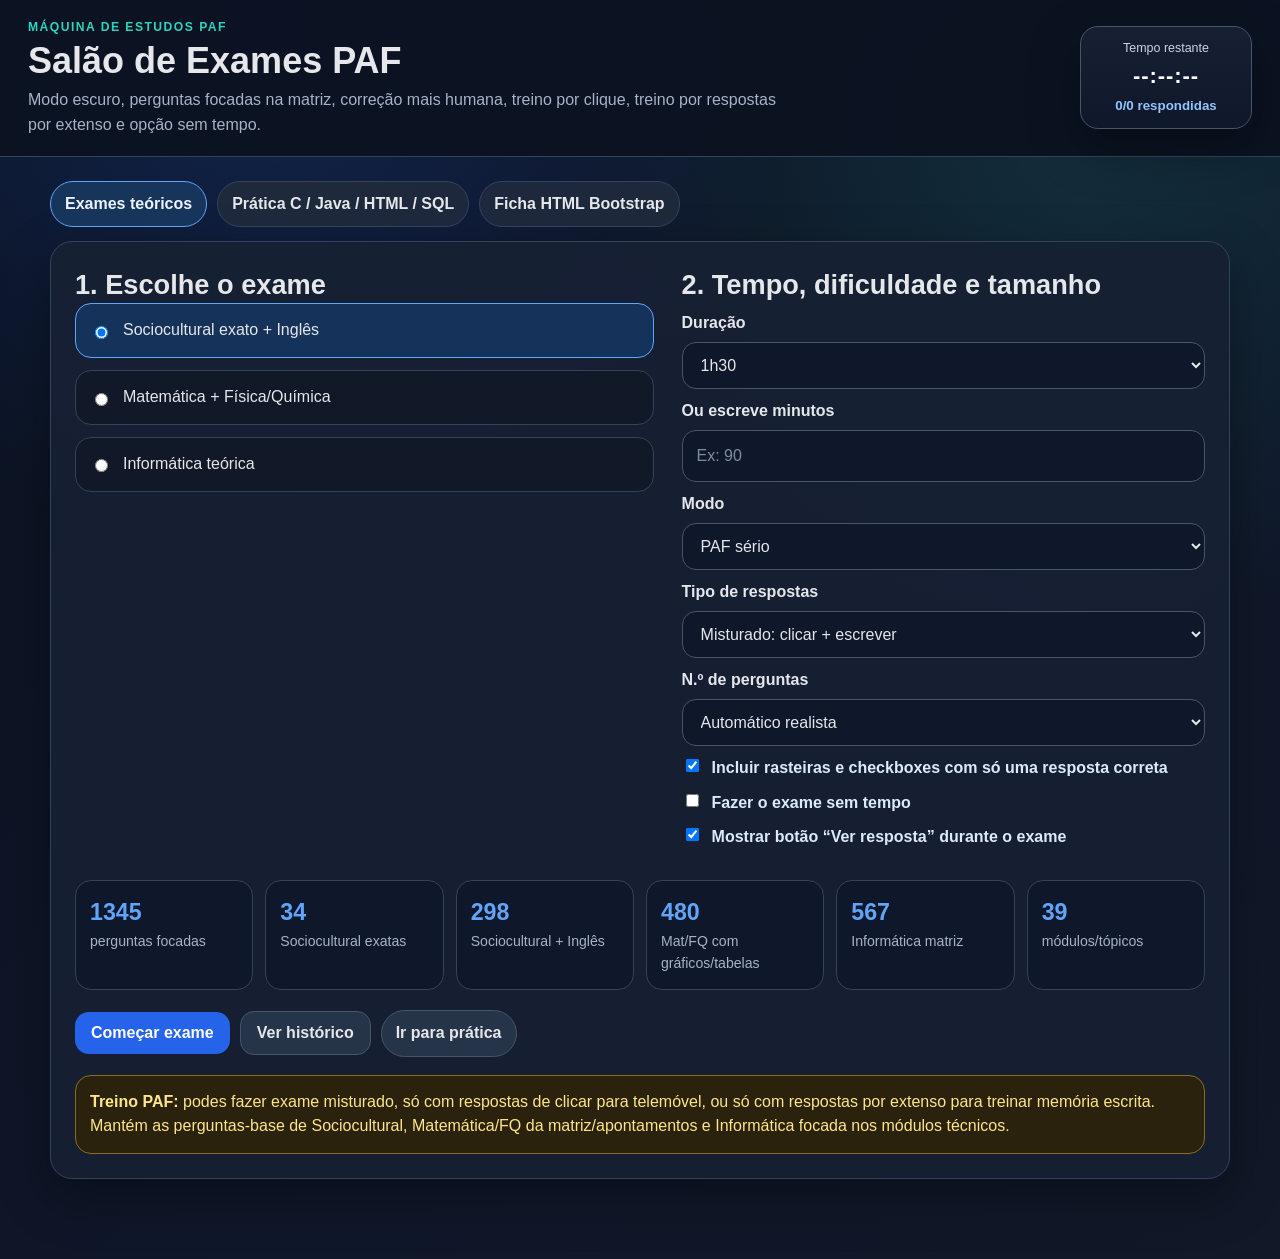
<file: index.html>
<!DOCTYPE html>
<html lang="pt">
<head>
  <meta charset="UTF-8">
  <meta name="viewport" content="width=device-width, initial-scale=1.0">
  <title>Salão de Exames PAF</title>
  <link rel="stylesheet" href="style.css">
</head>
<body>
  <header class="topbar">
    <div class="topbar-text">
      <p class="eyebrow">Máquina de Estudos PAF</p>
      <h1>Salão de Exames PAF</h1>
      <p class="subtitle">Modo escuro, perguntas focadas na matriz, correção mais humana, treino por clique, treino por respostas por extenso e opção sem tempo.</p>
    </div>
    <div class="timer-card" id="timerCard" aria-live="polite">
      <span>Tempo restante</span>
      <strong id="timer">--:--:--</strong>
      <small id="timerProgress">0/0 respondidas</small>
    </div>
  </header>

  <main>
    <nav class="quick-nav" aria-label="Navegação principal">
      <a href="index.html" class="active">Exames teóricos</a>
      <a href="pratica.html">Prática C / Java / HTML / SQL</a>
      <a href="fichas/HTML_BOOTSTRAP_BASE/index.html">Ficha HTML Bootstrap</a>
    </nav>

    <section id="setup" class="panel setup-panel">
      <div class="setup-grid">
        <div>
          <h2>1. Escolhe o exame</h2>
          <div class="exam-options">
            <label class="exam-choice"><input type="radio" name="area" value="socio" checked><span>Sociocultural exato + Inglês</span></label>
            <label class="exam-choice"><input type="radio" name="area" value="mfc"><span>Matemática + Física/Química</span></label>
            <label class="exam-choice"><input type="radio" name="area" value="info"><span>Informática teórica</span></label>
          </div>
        </div>
        <div>
          <h2>2. Tempo, dificuldade e tamanho</h2>
          <div class="form-row">
            <label for="duration">Duração</label>
            <select id="duration">
              <option value="60">1h</option>
              <option value="90" selected>1h30</option>
              <option value="120">2h</option>
              <option value="180">3h</option>
              <option value="240">4h</option>
            </select>
          </div>
          <div class="form-row">
            <label for="customDuration">Ou escreve minutos</label>
            <input id="customDuration" type="number" min="15" max="360" placeholder="Ex: 90">
          </div>
          <div class="form-row">
            <label for="difficultyMode">Modo</label>
            <select id="difficultyMode">
              <option value="normal">Normal</option>
              <option value="serio" selected>PAF sério</option>
              <option value="vinte">20/20 - difícil</option>
            </select>
          </div>

          <div class="form-row">
            <label for="answerMode">Tipo de respostas</label>
            <select id="answerMode">
              <option value="mixed" selected>Misturado: clicar + escrever</option>
              <option value="click">Só clicar: escolhas múltiplas/checkboxes</option>
              <option value="written">Só por extenso: escrever tudo</option>
            </select>
          </div>
          <div class="form-row">
            <label for="questionCountMode">N.º de perguntas</label>
            <select id="questionCountMode">
              <option value="auto" selected>Automático realista</option>
              <option value="20">20 perguntas</option>
              <option value="30">30 perguntas</option>
              <option value="40">40 perguntas</option>
              <option value="50">50 perguntas</option>
              <option value="60">60 perguntas</option>
              <option value="80">80 perguntas só para treino longo</option>
              <option value="100">100 perguntas treino extremo</option>
            </select>
          </div>
          <label class="checkline"><input type="checkbox" id="includeTraps" checked> Incluir rasteiras e checkboxes com só uma resposta correta</label>
          <label class="checkline"><input type="checkbox" id="noTimeMode"> Fazer o exame sem tempo</label>
          <label class="checkline"><input type="checkbox" id="showAnswersAllowed" checked> Mostrar botão “Ver resposta” durante o exame</label>
        </div>
      </div>
      <div class="stats" id="bankStats"></div>
      <div class="actions">
        <button id="startBtn" class="primary">Começar exame</button>
        <button id="historyBtn" class="secondary">Ver histórico</button>
        <a class="secondary link-button" href="pratica.html">Ir para prática</a>
      </div>
      <div class="notice"><strong>Treino PAF:</strong> podes fazer exame misturado, só com respostas de clicar para telemóvel, ou só com respostas por extenso para treinar memória escrita. Mantém as perguntas-base de Sociocultural, Matemática/FQ da matriz/apontamentos e Informática focada nos módulos técnicos.</div>
    </section>

    <section id="exam" class="panel hidden">
      <div class="exam-header">
        <div>
          <p class="eyebrow" id="examLabel">Exame</p>
          <h2 id="examTitle"></h2>
          <p id="examMeta"></p>
        </div>
        <div class="progress-wrap">
          <span id="progressText">0/0 respondidas</span>
          <div class="progress-bar"><div id="progressFill"></div></div>
        </div>
      </div>
      <form id="questionsForm" class="questions"></form>
      <div class="floating-actions">
        <button id="finishBtn" type="button" class="primary danger">Terminar e corrigir</button>
        <button id="exitBtn" type="button" class="secondary danger-soft">Sair do exame</button>
        <button id="backToTopBtn" type="button" class="secondary">Ir para cima</button>
      </div>
    </section>

    <section id="results" class="panel hidden"></section>
    <section id="history" class="panel hidden"></section>
  </main>

  <template id="questionTemplate">
    <article class="question-card">
      <div class="q-head">
        <div><span class="module"></span><h3></h3></div>
        <span class="badge"></span>
      </div>
      <div class="prompt"></div>
      <div class="question-extra"></div>
      <div class="answer-zone"></div>
    </article>
  </template>

  <script src="question-bank.js"></script>
  <script src="app.js"></script>
</body>
</html>
</file>
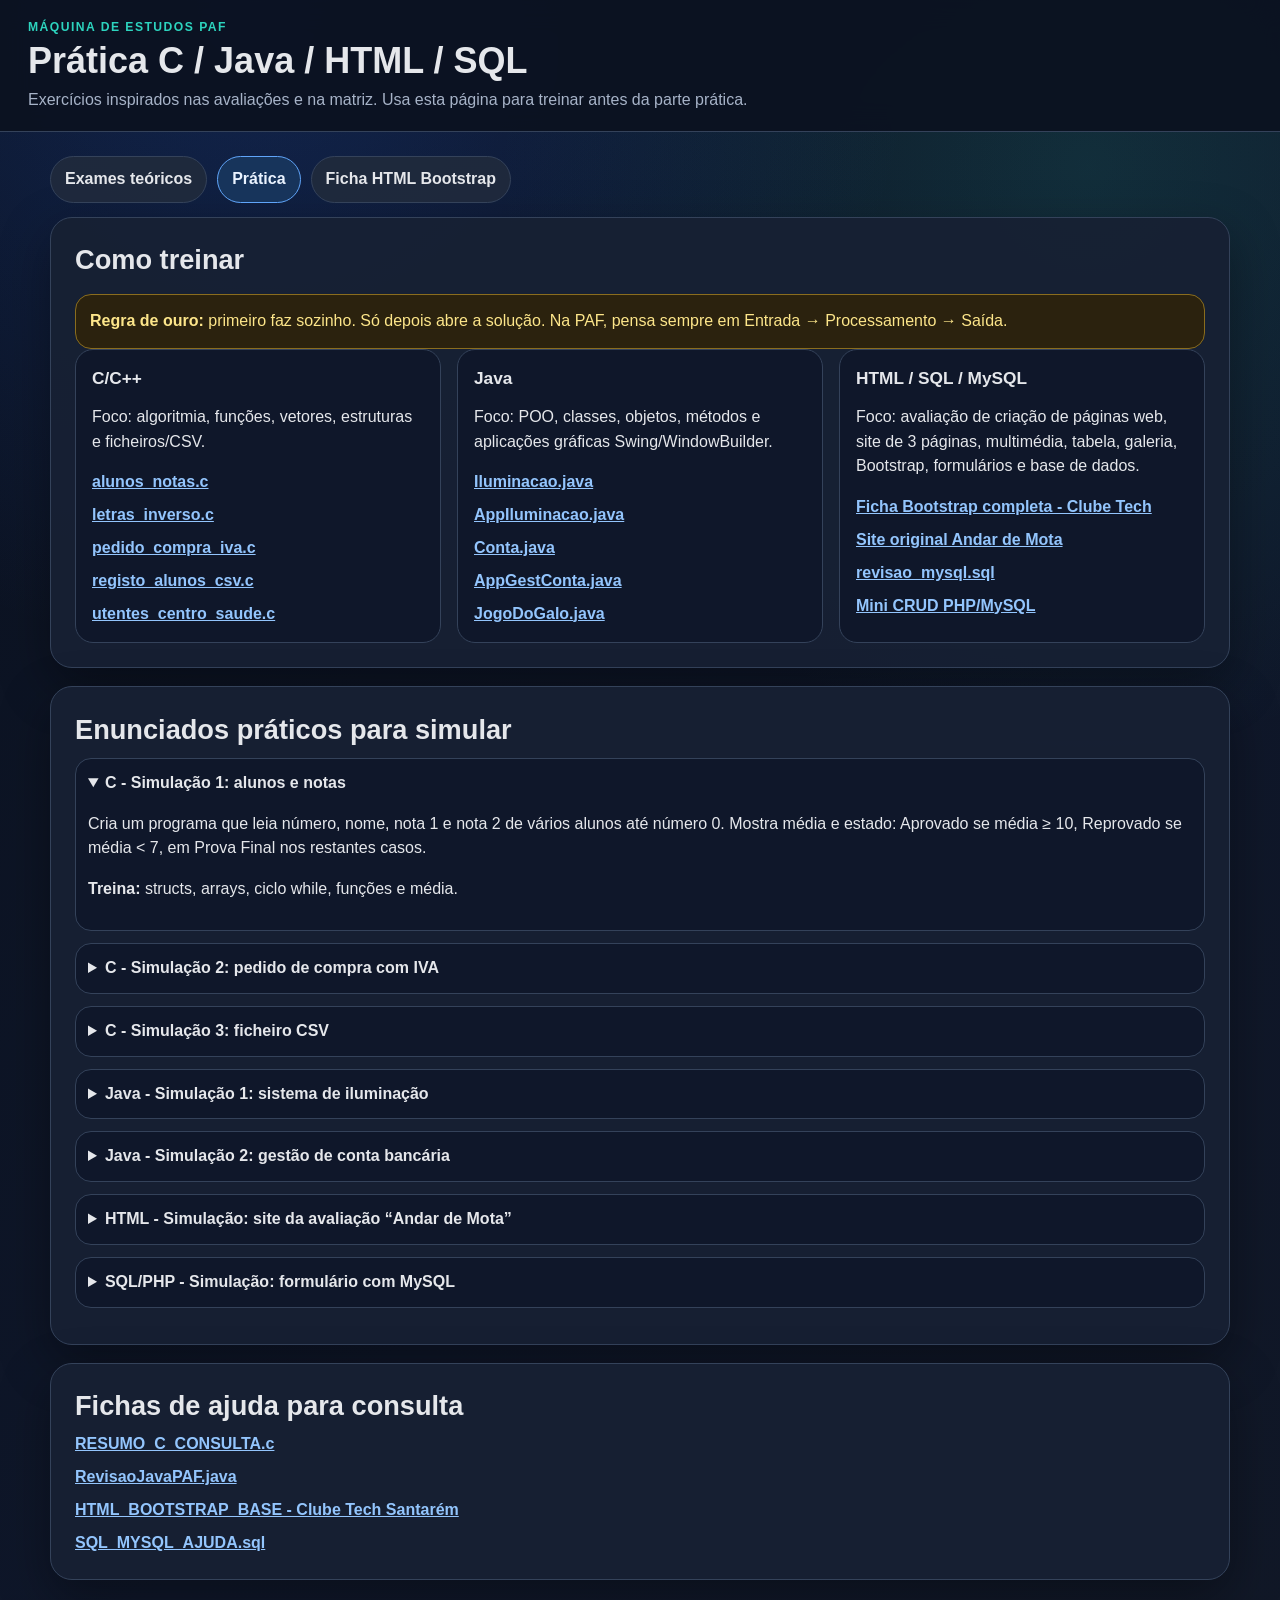
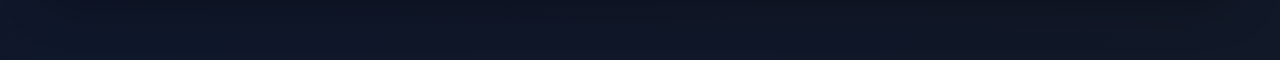
<file: pratica.html>
<!DOCTYPE html>
<html lang="pt">
<head><meta charset="UTF-8"><meta name="viewport" content="width=device-width, initial-scale=1.0"><title>Prática PAF - C / Java / HTML / SQL</title><link rel="stylesheet" href="style.css"></head>
<body>
<header class="topbar"><div><p class="eyebrow">Máquina de Estudos PAF</p><h1>Prática C / Java / HTML / SQL</h1><p class="subtitle">Exercícios inspirados nas avaliações e na matriz. Usa esta página para treinar antes da parte prática.</p></div></header>
<main>
<nav class="quick-nav"><a href="index.html">Exames teóricos</a><a href="pratica.html" class="active">Prática</a><a href="fichas/HTML_BOOTSTRAP_BASE/index.html">Ficha HTML Bootstrap</a></nav>
<section class="panel">
<h2>Como treinar</h2>
<div class="notice"><strong>Regra de ouro:</strong> primeiro faz sozinho. Só depois abre a solução. Na PAF, pensa sempre em Entrada → Processamento → Saída.</div>
<div class="practice-grid">
<div class="practice-card"><h3>C/C++</h3><p>Foco: algoritmia, funções, vetores, estruturas e ficheiros/CSV.</p><div class="file-list"><a href="pratica/c/alunos_notas.c">alunos_notas.c</a><a href="pratica/c/letras_inverso.c">letras_inverso.c</a><a href="pratica/c/pedido_compra_iva.c">pedido_compra_iva.c</a><a href="pratica/c/registo_alunos_csv.c">registo_alunos_csv.c</a><a href="pratica/c/utentes_centro_saude.c">utentes_centro_saude.c</a></div></div>
<div class="practice-card"><h3>Java</h3><p>Foco: POO, classes, objetos, métodos e aplicações gráficas Swing/WindowBuilder.</p><div class="file-list"><a href="pratica/java/Iluminacao.java">Iluminacao.java</a><a href="pratica/java/AppIluminacao.java">AppIluminacao.java</a><a href="pratica/java/Conta.java">Conta.java</a><a href="pratica/java/AppGestConta.java">AppGestConta.java</a><a href="pratica/java/JogoDoGalo.java">JogoDoGalo.java</a></div></div>
<div class="practice-card"><h3>HTML / SQL / MySQL</h3><p>Foco: avaliação de criação de páginas web, site de 3 páginas, multimédia, tabela, galeria, Bootstrap, formulários e base de dados.</p><div class="file-list"><a href="fichas/HTML_BOOTSTRAP_BASE/index.html">Ficha Bootstrap completa - Clube Tech</a><a href="pratica/html_site_goncalo_original/index.html">Site original Andar de Mota</a><a href="pratica/html_sql/revisao_mysql.sql">revisao_mysql.sql</a><a href="pratica/html_sql/php_mysql_mini_crud/index.php">Mini CRUD PHP/MySQL</a></div></div>
</div>
</section>
<section class="panel" style="margin-top:18px"><h2>Enunciados práticos para simular</h2>
<details open><summary>C - Simulação 1: alunos e notas</summary><p>Cria um programa que leia número, nome, nota 1 e nota 2 de vários alunos até número 0. Mostra média e estado: Aprovado se média ≥ 10, Reprovado se média &lt; 7, em Prova Final nos restantes casos.</p><p><strong>Treina:</strong> structs, arrays, ciclo while, funções e média.</p></details>
<details><summary>C - Simulação 2: pedido de compra com IVA</summary><p>Lê produtos de um pedido até código 0. Cada produto tem código, nome, preço unitário e quantidade. Mostra subtotal e total com IVA de 23%.</p><p><strong>Treina:</strong> estruturas, acumuladores, funções e formatação.</p></details>
<details><summary>C - Simulação 3: ficheiro CSV</summary><p>Regista alunos num ficheiro CSV com matrícula, nome, código de curso e saldo. Depois lê o ficheiro e mostra maior saldo, menor saldo e média.</p><p><strong>Treina:</strong> FILE, fopen, fprintf, fscanf, fclose e structs.</p></details>
<details><summary>Java - Simulação 1: sistema de iluminação</summary><p>Cria a classe Iluminacao com turnOn(), turnOff() e mostraEstado(). A aplicação AppIluminacao deve ter janela com 6 divisões e botões para ligar/desligar.</p><p><strong>Treina:</strong> classe, objetos, arrays, Swing e ActionListener.</p></details>
<details><summary>Java - Simulação 2: gestão de conta bancária</summary><p>Cria Conta com inserir(), depositar(), levantar(), verificarSaldo() e mostrar(). A janela deve criar conta e permitir movimentos.</p><p><strong>Treina:</strong> POO, validação, try/catch, separação classe lógica / classe janela.</p></details>
<details><summary>HTML - Simulação: site da avaliação “Andar de Mota”</summary><p>Cria um site com pelo menos três páginas: Início, Galeria e Tabela. Deve ter menu de navegação, galeria de imagens com legendas, uma tabela, um vídeo, um áudio e texto claro. Usa Bootstrap para estilos e não uses JavaScript personalizado.</p><p><strong>Consulta:</strong> abre a ficha Bootstrap baseada no teu site e confirma que cumpre: 3 páginas, vídeo, áudio, tabela, galeria, navegação e Bootstrap.</p></details>
<details><summary>SQL/PHP - Simulação: formulário com MySQL</summary><p>Cria base de dados, tabela, formulário HTML/PHP para inserir dados e página para listar registos. Usa validação simples e prepared statements.</p></details>
</section>
<section class="panel" style="margin-top:18px"><h2>Fichas de ajuda para consulta</h2><div class="file-list"><a href="fichas/RESUMO_C_CONSULTA.c">RESUMO_C_CONSULTA.c</a><a href="fichas/RevisaoJavaPAF.java">RevisaoJavaPAF.java</a><a href="fichas/HTML_BOOTSTRAP_BASE/index.html">HTML_BOOTSTRAP_BASE - Clube Tech Santarém</a><a href="fichas/SQL_MYSQL_AJUDA.sql">SQL_MYSQL_AJUDA.sql</a></div></section>
</main>
</body></html>
</file>
<file: style.css>
:root{
  --bg:#0b1220;
  --bg2:#111827;
  --panel:#172033;
  --panel2:#1f2a3d;
  --option:#111827;
  --option-hover:#1d2b45;
  --ink:#e5e7eb;
  --muted:#a7b3c8;
  --brand:#60a5fa;
  --brand-dark:#2563eb;
  --brand2:#2dd4bf;
  --danger:#fb7185;
  --danger-bg:#3f1721;
  --ok:#34d399;
  --warn:#fbbf24;
  --line:#34425a;
  --line2:#475569;
  --shadow:0 18px 50px rgba(0,0,0,.35);
  --radius:22px;
}
*{box-sizing:border-box}
html{scroll-behavior:smooth}
body{
  margin:0;
  font-family:Arial,Helvetica,sans-serif;
  background:
    radial-gradient(circle at 20% 0%, rgba(37,99,235,.22), transparent 34%),
    radial-gradient(circle at 85% 10%, rgba(45,212,191,.13), transparent 32%),
    linear-gradient(135deg,var(--bg),#0f172a 60%,#111827);
  color:var(--ink);
  line-height:1.55;
  min-height:100vh;
}
body.exam-running .quick-nav{display:none}
.topbar{
  position:sticky;top:0;z-index:30;
  display:flex;gap:18px;justify-content:space-between;align-items:center;
  padding:18px 28px;
  background:rgba(11,18,32,.92);
  backdrop-filter:blur(14px);
  border-bottom:1px solid var(--line);
}
.topbar-text{min-width:0}
h1,h2,h3{margin:.15rem 0;line-height:1.18}
h1{font-size:clamp(1.55rem,3vw,2.25rem)}
h2{font-size:clamp(1.25rem,2.4vw,1.7rem)}
h3{font-size:1.08rem}
.eyebrow{text-transform:uppercase;letter-spacing:.12em;font-weight:800;color:var(--brand2);font-size:.76rem;margin:0 0 .2rem}
.subtitle{color:var(--muted);max-width:760px;margin:.35rem 0 0}.timer-card{
  min-width:172px;text-align:center;
  background:linear-gradient(180deg,#172033,#0f172a);
  color:white;border:1px solid var(--line2);border-radius:18px;padding:12px 16px;box-shadow:var(--shadow)
}
.timer-card span{display:block;font-size:.78rem;color:#cbd5e1}.timer-card strong{display:block;font-size:1.38rem;letter-spacing:.04em}.timer-card small{display:block;margin-top:3px;color:#93c5fd;font-weight:800}.timer-card.warning{background:linear-gradient(180deg,#5f3b12,#281707)}.timer-card.danger{background:linear-gradient(180deg,#5b1520,#26070c)}
main{width:min(1180px,94vw);margin:24px auto 80px}.quick-nav{display:flex;flex-wrap:wrap;gap:10px;margin-bottom:14px}.quick-nav a,.link-button{display:inline-flex;align-items:center;text-decoration:none;color:var(--ink);background:rgba(31,42,61,.95);border:1px solid var(--line);padding:10px 14px;border-radius:999px;font-weight:800}.quick-nav a.active,.quick-nav a:hover{background:#17345b;border-color:#60a5fa;color:#eaf3ff}.panel{background:rgba(23,32,51,.94);border:1px solid var(--line);border-radius:var(--radius);padding:24px;box-shadow:var(--shadow)}.setup-grid{display:grid;grid-template-columns:1.05fr .95fr;gap:28px}.exam-options{display:grid;gap:12px}.exam-choice{display:flex;align-items:center;gap:12px;border:1px solid var(--line);padding:14px;border-radius:16px;cursor:pointer;background:var(--option)}.exam-choice:hover{background:var(--option-hover)}.exam-choice:has(input:checked){border-color:#60a5fa;background:#15335a}.form-row{display:grid;gap:6px;margin:10px 0}.form-row label,.checkline{font-weight:800}.form-row input,.form-row select,input[type="text"],input[type="number"],textarea{width:100%;padding:13px 14px;border:1px solid var(--line2);border-radius:14px;font:inherit;background:#0f172a;color:var(--ink)}.form-row input::placeholder,input::placeholder,textarea::placeholder{color:#7f8da3}textarea{min-height:130px;resize:vertical}.code-input{font-family:Consolas,monospace;min-height:170px}.checkline{display:flex;gap:10px;align-items:flex-start;margin:10px 0;color:#dbeafe}.stats,.summary-grid{display:grid;grid-template-columns:repeat(6,1fr);gap:12px;margin:20px 0}.stat-card{background:#0f172a;border:1px solid var(--line);border-radius:16px;padding:14px}.stat-card strong{font-size:1.45rem;color:var(--brand)}.stat-card span{display:block;color:var(--muted);font-size:.88rem}.actions,.floating-actions{display:flex;gap:10px;flex-wrap:wrap;align-items:center}button,.button{border:0;border-radius:14px;padding:12px 16px;font-weight:900;cursor:pointer;font-size:1rem;transition:transform .12s ease,filter .12s ease}button:hover,.button:hover{transform:translateY(-1px);filter:brightness(1.07)}.primary{background:var(--brand-dark);color:white}.secondary{background:#263449;color:#e5e7eb;border:1px solid var(--line2)}.danger{background:#be123c;color:white}.danger-soft{background:var(--danger-bg);color:#fecdd3;border:1px solid #7f1d1d}.ghost{background:#1e3a5f;color:#dbeafe;border:1px solid #315b8f}.notice{margin-top:18px;background:#2b220e;border:1px solid #8a6d1e;border-radius:16px;padding:14px;color:#fde68a}.hidden{display:none!important}.exam-header{display:flex;justify-content:space-between;gap:18px;align-items:flex-start;margin-bottom:18px}.exam-header p{color:var(--muted)}.progress-wrap{min-width:245px;text-align:right}.progress-wrap span{display:block;font-weight:900;color:#bfdbfe;margin-bottom:6px}.progress-bar{height:12px;background:#111827;border:1px solid var(--line);border-radius:999px;overflow:hidden}.progress-bar div{height:100%;width:0;background:linear-gradient(90deg,var(--brand),var(--brand2))}.questions{display:grid;gap:18px}.question-card{border:1px solid var(--line);border-radius:20px;padding:18px;background:rgba(15,23,42,.72)}.q-head{display:flex;justify-content:space-between;gap:10px;align-items:flex-start}.module{display:inline-block;color:var(--brand2);font-size:.84rem;font-weight:900}.badge{font-size:.78rem;background:#1e1b4b;color:#c7d2fe;border-radius:999px;padding:6px 9px;white-space:nowrap}.prompt{font-size:1.05rem;margin:12px 0;color:#f8fafc}.question-extra{color:var(--ink)}.answer-zone{display:grid;gap:10px}.option{display:flex;gap:10px;align-items:flex-start;border:1px solid var(--line);border-radius:14px;padding:12px;background:var(--option);cursor:pointer}.option:hover{background:var(--option-hover)}.option input{margin-top:.28rem;accent-color:var(--brand)}.hint,.rounding{color:var(--muted);font-size:.9rem;margin:4px 0}.visual-card{overflow:auto;border:1px solid var(--line);border-radius:18px;background:#0f172a;margin:10px 0;padding:8px}.visual-card svg{min-width:420px;width:100%;height:auto}.axis{stroke:#dbeafe;stroke-width:2}.ticks line{stroke:#64748b}.ticks text,.visual-card text{font-size:13px;fill:#dbeafe}.svg-title{font-weight:900;fill:#f8fafc}.graph-line{stroke:#60a5fa;stroke-width:4;stroke-linecap:round;stroke-linejoin:round}.point{fill:#fb7185}.table-wrap{overflow:auto;margin:10px 0}.mini-table{border-collapse:collapse;width:100%;min-width:260px;background:#0f172a}.mini-table th,.mini-table td{border:1px solid var(--line2);padding:8px;text-align:center}.mini-table th{background:#17345b;color:#dbeafe}.study-tools{margin-top:12px;border-top:1px dashed var(--line2);padding-top:12px}.answer-reveal{margin-top:10px;background:#0f3529;border:1px solid #166534;border-radius:14px;padding:12px;color:#dcfce7}.floating-actions{position:sticky;bottom:12px;background:rgba(11,18,32,.95);backdrop-filter:blur(10px);padding:12px;border:1px solid var(--line);border-radius:18px;box-shadow:var(--shadow);margin-top:20px}.result-top{display:grid;grid-template-columns:190px 1fr;gap:24px;align-items:center}.grade-circle{width:170px;height:170px;border-radius:50%;background:conic-gradient(var(--brand) var(--gradeDeg),#334155 0);display:grid;place-items:center}.grade-inner{width:132px;height:132px;background:#0f172a;border:1px solid var(--line2);border-radius:50%;display:grid;place-items:center}.grade-inner strong{font-size:2.5rem;color:var(--brand)}.grade-inner span{color:var(--muted)}.module-report,.review-card,.history-item{margin-top:16px;border:1px solid var(--line);border-radius:18px;padding:16px;background:#0f172a}.module-row{display:flex;justify-content:space-between;border-bottom:1px solid #263449;padding:8px 0}.review-card.correct{border-left:7px solid var(--ok)}.review-card.partial{border-left:7px solid var(--warn)}.review-card.wrong{border-left:7px solid var(--danger)}.review-card.issue-highlight{outline:3px solid var(--brand);box-shadow:0 0 0 7px rgba(96,165,250,.16)}.answer-box{background:#111827;border:1px solid var(--line);border-radius:12px;padding:10px;white-space:pre-wrap;color:#e5e7eb}.issue-nav{position:static;display:flex;align-items:center;gap:10px;flex-wrap:wrap;background:rgba(15,23,42,.96);border:1px solid var(--line);border-radius:16px;padding:14px;margin:30px 0 24px;box-shadow:var(--shadow)}.issue-nav strong{color:#fde68a}.practice-grid{display:grid;grid-template-columns:repeat(3,1fr);gap:16px}.practice-card{border:1px solid var(--line);border-radius:18px;padding:16px;background:#0f172a}.file-list{display:grid;gap:8px;margin-top:10px}.file-list a{color:#93c5fd;font-weight:800}.compact-list li{margin-bottom:7px}details{border:1px solid var(--line);border-radius:16px;padding:12px;background:#0f172a;margin:12px 0}summary{font-weight:900;cursor:pointer}a{color:#93c5fd}
@media(max-width:850px){.topbar{position:relative;align-items:stretch;flex-direction:column;padding:16px}.timer-card{width:100%}main{width:94vw;margin-top:14px}.setup-grid,.result-top,.practice-grid{grid-template-columns:1fr}.stats,.summary-grid{grid-template-columns:repeat(2,1fr)}.exam-header{flex-direction:column}.progress-wrap{min-width:100%;width:100%;text-align:left}.q-head{flex-direction:column}.badge{white-space:normal}.panel{padding:16px}.floating-actions{bottom:0;border-radius:16px 16px 0 0}.visual-card svg{min-width:360px}.quick-nav a{width:100%;justify-content:center}.issue-nav{top:auto}}
@media(max-width:430px){.stats,.summary-grid{grid-template-columns:1fr}button,.button{width:100%}.actions{width:100%}.quick-nav{gap:8px}.visual-card svg{min-width:320px}.timer-card strong{font-size:1.25rem}.question-card{padding:14px}.issue-nav button{width:100%}}

/* Ajustes finais: revisão por telemóvel e navegação de erros/parciais */
.prompt,
.question-card h3,
.option span,
.answer-box,
.review-card,
.module-row span,
.notice,
.question-extra,
pre,
code {
  overflow-wrap: anywhere;
  word-break: break-word;
}

.question-extra img,
.review-card img,
.visual-card img {
  max-width: 100%;
  height: auto;
  display: block;
}

.table-wrap,
.visual-card {
  max-width: 100%;
  overflow-x: auto;
  -webkit-overflow-scrolling: touch;
}

.visual-card svg {
  display: block;
  max-width: none;
}

body.results-active .issue-nav { position: static; margin-top: 28px; margin-bottom: 20px; }

body.results-active .issue-nav button {
  min-height: 44px;
}

@media(max-width:650px){
  body{font-size:16px;}
  main{width:96vw;margin-bottom:96px;}
  .question-card,.review-card,.panel{border-radius:16px;}
  .question-card{padding:13px;}
  .prompt{font-size:1rem;}
  .option{padding:12px 10px;}
  .option span{min-width:0;}
  .answer-zone input[type="text"],
  .answer-zone textarea{font-size:16px;}
  .floating-actions{left:0;right:0;width:100%;border-left:0;border-right:0;}
  body.results-active .issue-nav{ position: static; border-radius:16px; box-shadow:var(--shadow); }
  .issue-nav strong,
  .issue-nav span{width:100%;text-align:center;}
  .issue-nav button{width:100%;}
  .module-row{gap:12px;align-items:flex-start;}
  .module-row strong{white-space:nowrap;}
  .visual-card svg{min-width:300px;}
}


/* Correção: a navegação de erradas/parciais deve descer com a página, não ficar presa no ecrã. */
body.results-active .issue-nav,
.issue-nav {
  position: static !important;
  top: auto !important;
  bottom: auto !important;
  left: auto !important;
  right: auto !important;
  z-index: auto !important;
  width: 100%;
}

.issue-nav {
  scroll-margin-top: 90px;
}

.review-card {
  scroll-margin-top: 92px;
}

.question-card,
.review-card,
.option,
.answer-box,
.prompt,
.question-extra,
.visual-card,
.table-wrap {
  max-width: 100%;
}

.option {
  min-width: 0;
}

.option span {
  display: block;
  min-width: 0;
}

@media(max-width:650px){
  body.results-active .issue-nav{
    position: static !important;
    border-left:1px solid var(--line);
    border-right:1px solid var(--line);
    border-radius:16px;
    box-shadow:var(--shadow);
  }
  .issue-nav{
    display:grid;
    grid-template-columns:1fr;
  }
  .question-extra,
  .visual-card,
  .table-wrap{
    width:100%;
  }
  .visual-card svg{
    min-width:280px;
  }
}
</file>
